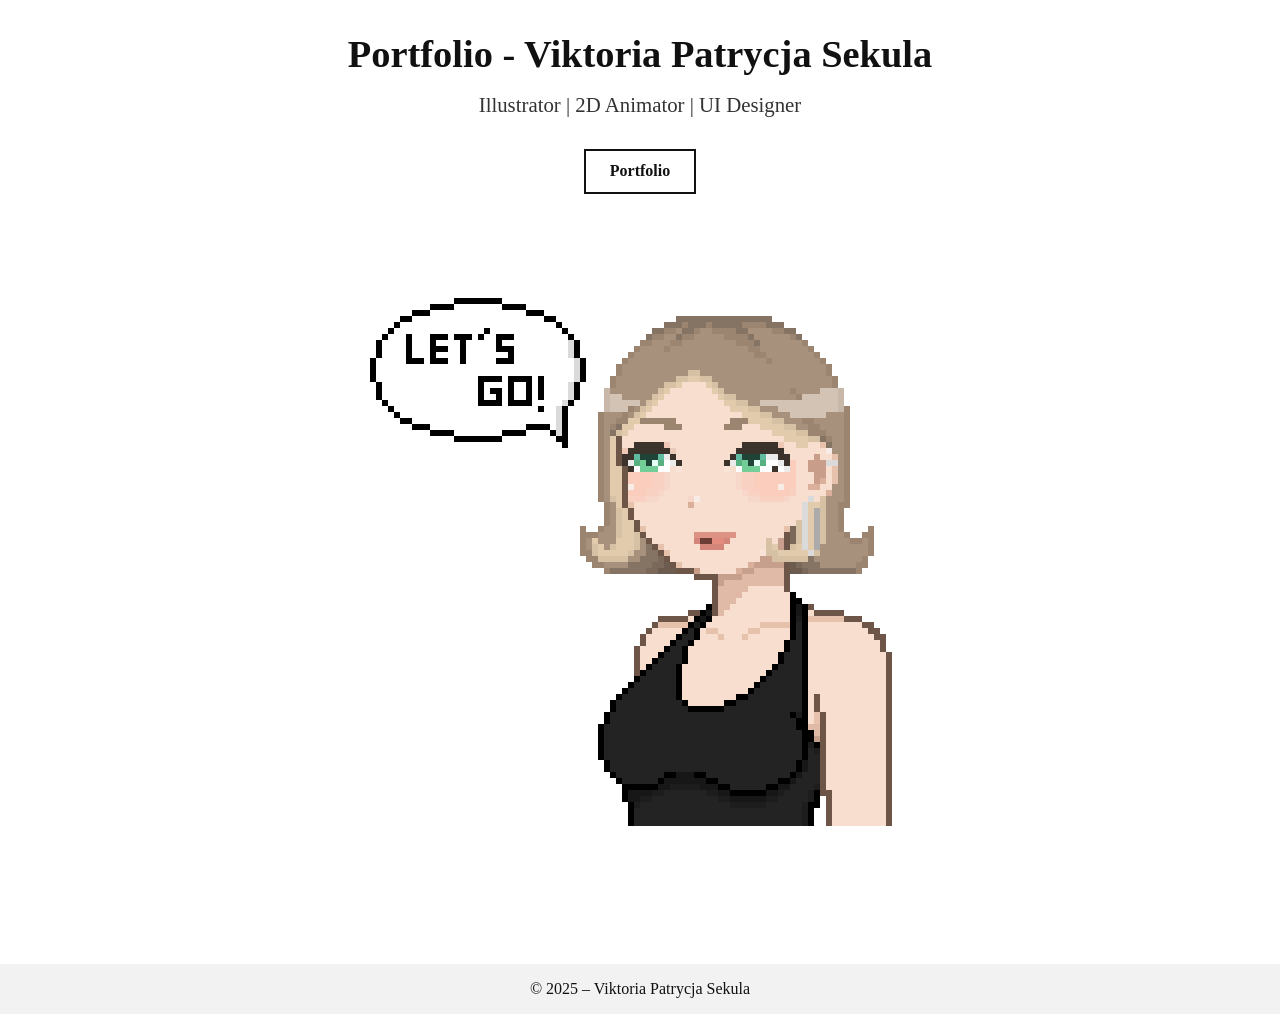
<file: index.html>
<!DOCTYPE html>
<html lang="en">

<head>
    <meta charset="UTF-8">
    <meta name="viewport" content="width=device-width, initial-scale=1.0">
    <title>Portfolio – Viktoria Patrycja Sekula</title>
    <link rel="stylesheet" href="Assets/style.css">
</head>

<body>

    <!-- LANDING PAGE -->
    <section class="landing">

        <div class="landing-left">
            <h1>Portfolio - Viktoria Patrycja Sekula</h1>
            <h2>Illustrator | 2D Animator | UI Designer</h2>
            <a href="MainPage.html" class="enter-btn">Portfolio</a>
        </div>

        
        <div class="landing-right">
            <img src="Assets/IMG/Meep.gif" alt="Viktoria Patrycja Sekula">
        </div>

    </section>

    <!-- FOOTER -->
    <footer>
        © 2025 – Viktoria Patrycja Sekula
    </footer>

</body>

</html>
</file>
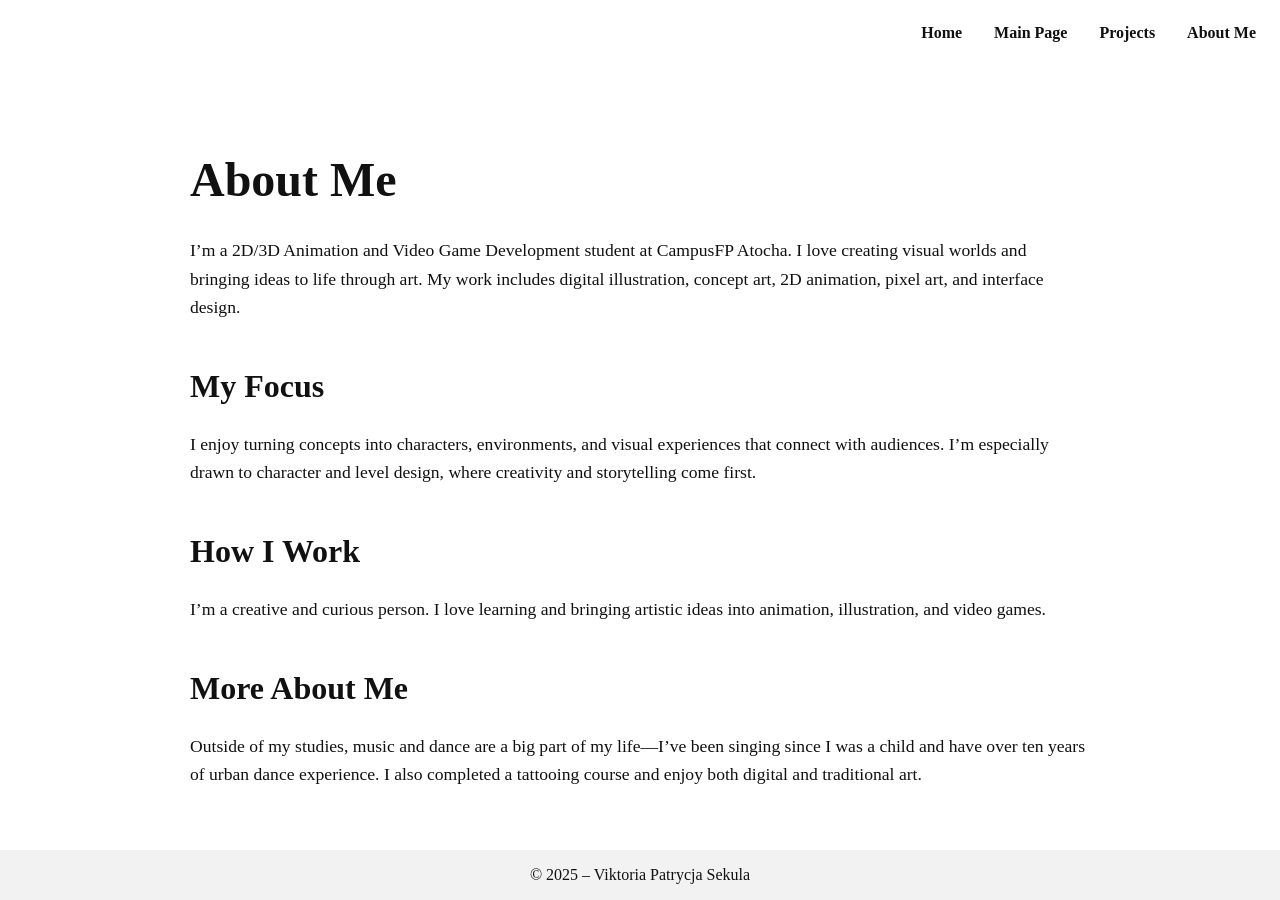
<file: AboutMe.html>
<!DOCTYPE html>
<html lang="en">

<head>
    <meta charset="UTF-8">
    <meta name="viewport" content="width=device-width, initial-scale=1.0">
    <title>About Me – Viktoria P. Sekula</title>

    <link rel="stylesheet" href="Assets/style.css">
</head>

<body>

    <!-- NAVEGACIÓN -->
    <header>
        <nav>
            <ul>
                <li><a href="index.html">Home</a></li>
                <li><a href="MainPage.html">Main Page</a></li>
                <li><a href="Projects.html">Projects</a></li>
                <li><a href="AboutMe.html">About Me</a></li>
            </ul>
        </nav>
    </header>



    <section class="about-section">
        <h1>About Me</h1>

        <p>
            I’m a 2D/3D Animation and Video Game Development student at CampusFP Atocha. I love creating visual worlds 
            and bringing ideas to life through art. My work includes digital illustration, concept art, 2D animation, 
            pixel art, and interface design.
        </p>

        <h2>My Focus</h2>
        <p>
            I enjoy turning concepts into characters, environments, and visual experiences that connect with audiences. 
            I’m especially drawn to character and level design, where creativity and storytelling come first.
        </p>

        <h2>How I Work</h2>
        <p>
            I’m a creative and curious person. I love learning and bringing artistic ideas into animation, illustration, 
            and video games.
        </p>

        <h2>More About Me</h2>
        <p>
            Outside of my studies, music and dance are a big part of my life—I’ve been singing since I was a child and 
            have over ten years of urban dance experience. I also completed a tattooing course and enjoy both digital 
            and traditional art.
        </p>
    </section>


    <footer>
        © 2025 – Viktoria Patrycja Sekula
    </footer>

</body>

</html>
</file>
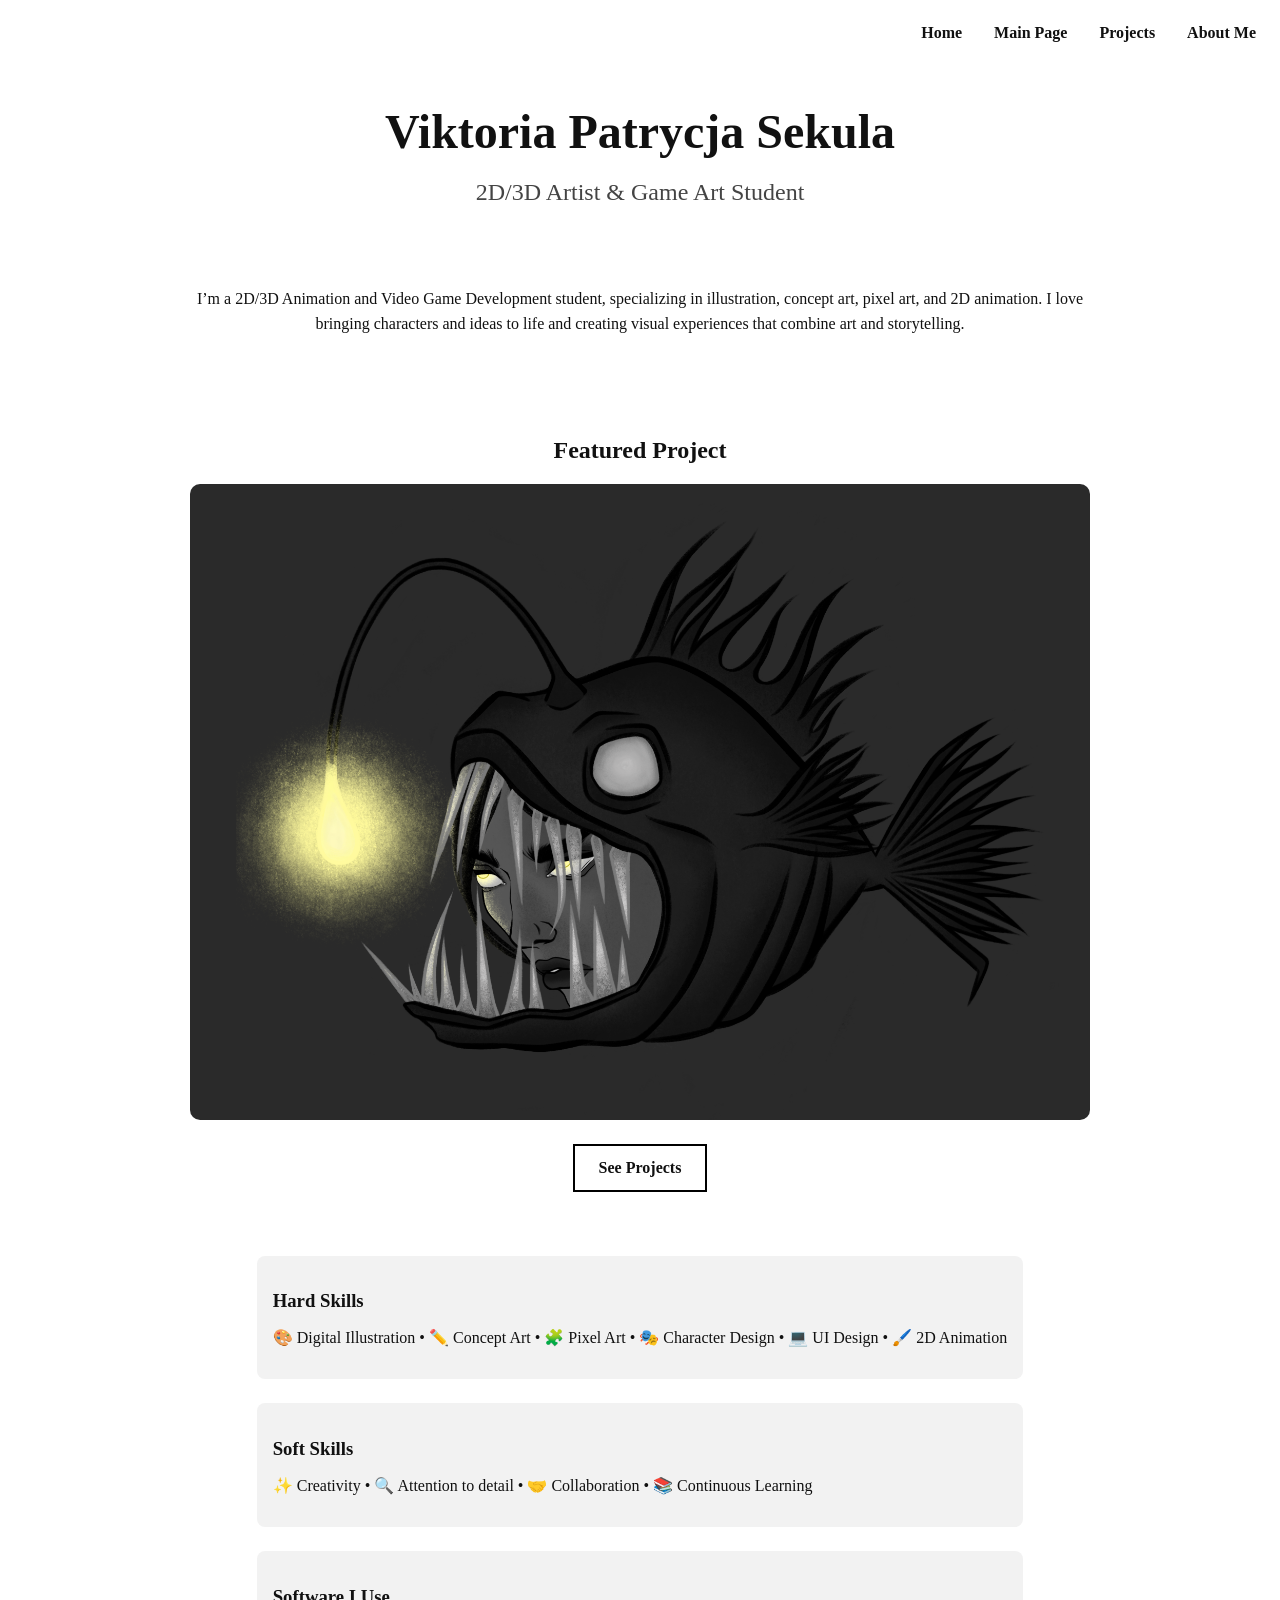
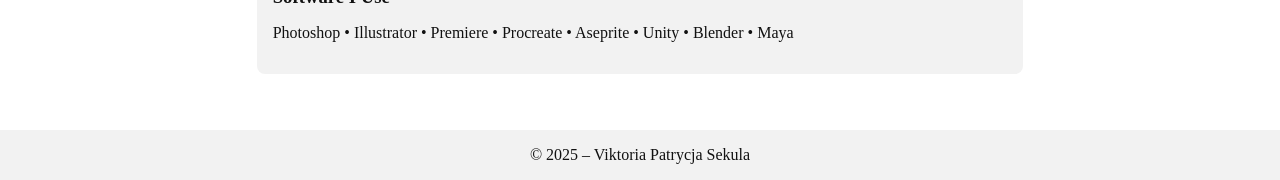
<file: MainPage.html>
<!DOCTYPE html>
<html lang="en">

<head>
    <meta charset="UTF-8">
    <meta name="viewport" content="width=device-width, initial-scale=1.0">
    <title>Portfolio – Viktoria P. Sekula</title>

    <link rel="stylesheet" href="Assets/style.css">
</head>

<body>

    <!-- NAVEGACIÓN -->
    <header>
        <nav>
            <ul>
                <li><a href="index.html">Home</a></li>
                <li><a href="MainPage.html">Main Page</a></li>
                <li><a href="Projects.html">Projects</a></li>
                <li><a href="AboutMe.html">About Me</a></li>
            </ul>
        </nav>
    </header>


    <!-- TITULO -->
    <section class="title">
        <h1>Viktoria Patrycja Sekula</h1>
        <h2>2D/3D Artist & Game Art Student</h2>
    </section>


    <!-- ABOUT ME -->
    <section class="index-about">
        <p>
            I’m a 2D/3D Animation and Video Game Development student, specializing in illustration, concept art, pixel art, 
            and 2D animation. I love bringing characters and ideas to life and creating visual experiences that combine art and 
            storytelling.
        </p>
    </section>


    <!-- PROJECTO DESTACADO -->
    <section class="featured">
        <h2>Featured Project</h2>

        <img src="Assets/IMG/TeethIllustration.png" alt="Featured Project">

        <div class="btn-container">
            <a class="button-primary" href="Projects.html">See Projects</a>
        </div>
    </section>


    <!-- SKILLS -->
    <section class="skills-box">

        <div class="skills-group">
            <h3>Hard Skills</h3>
            <p>🎨 Digital Illustration • ✏️ Concept Art • 🧩 Pixel Art • 🎭 Character Design • 💻 UI Design • 🖌️ 2D Animation</p>
        </div>

        <div class="skills-group">
            <h3>Soft Skills</h3>
            <p>✨ Creativity • 🔍 Attention to detail • 🤝 Collaboration • 📚 Continuous Learning</p>
        </div>

        <div class="skills-group">
            <h3>Software I Use</h3>
            <p>Photoshop • Illustrator • Premiere • Procreate • Aseprite • Unity • Blender • Maya</p>
        </div>

    </section>

    <footer>
        © 2025 – Viktoria Patrycja Sekula
    </footer>

</body>

</html>
</file>
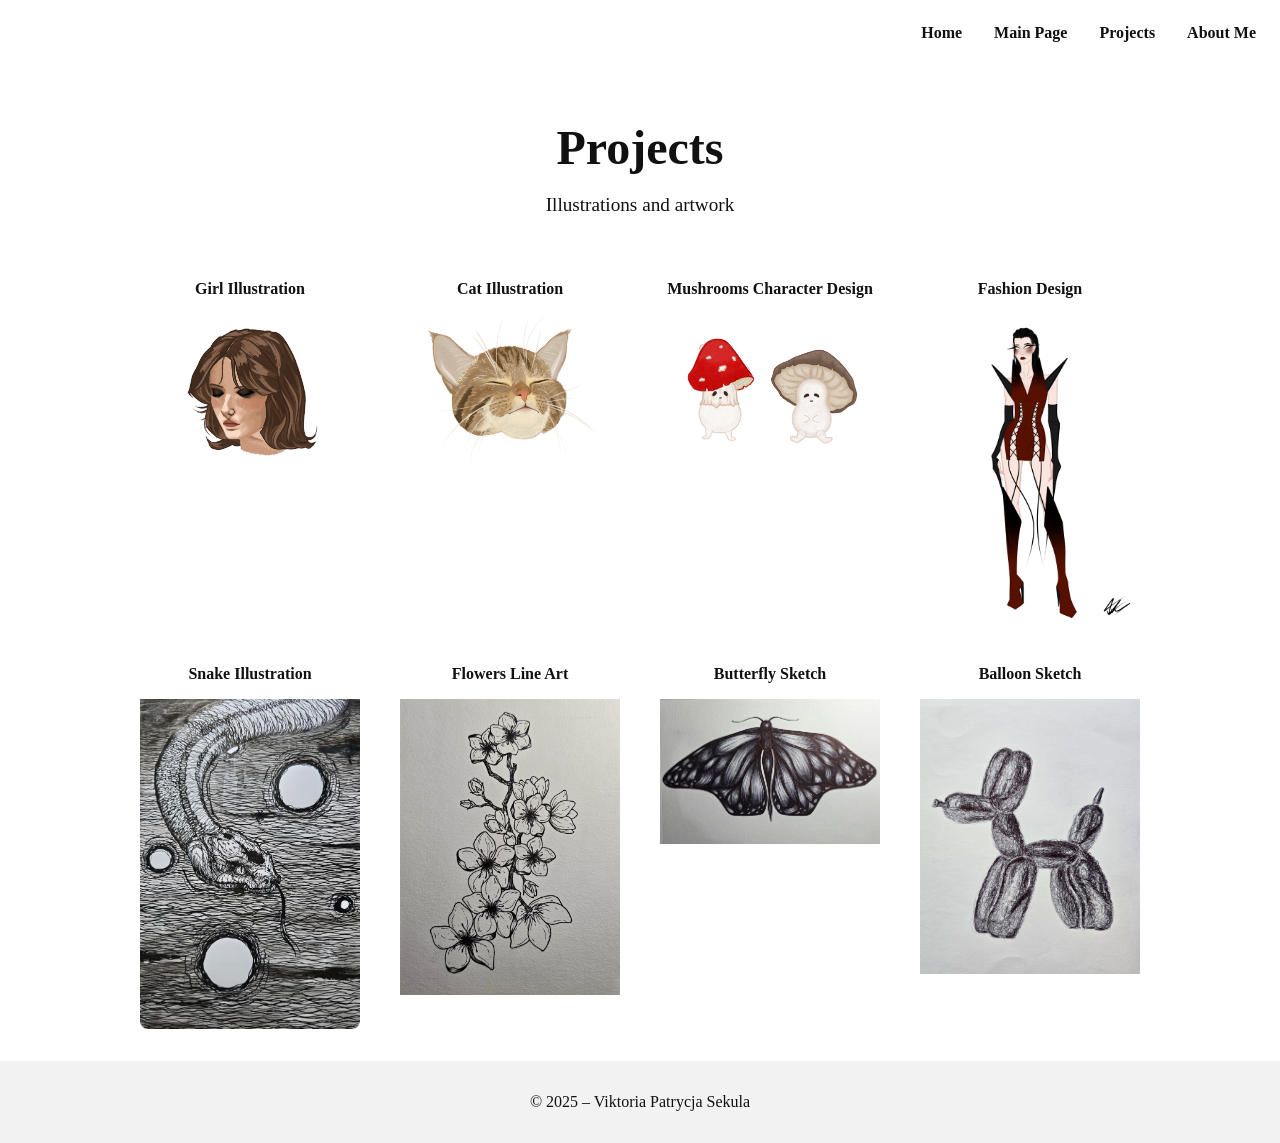
<file: Projects.html>
<!DOCTYPE html>
<html lang="en">
<head>
<meta charset="UTF-8">
<meta name="viewport" content="width=device-width, initial-scale=1.0">
<title>Projects - Viktoria Patrycja Sekula</title>

<!-- Para enlazar el CSS que tiene todos los estilos -->
<link rel="stylesheet" href="Assets/style.css">
</head>

<body>

<!-- NAVEGACIÓN -->
<header>
<nav>
<ul>
    <li><a href="index.html">Home</a></li>
    <li><a href="MainPage.html">Main Page</a></li>
    <li><a href="Projects.html">Projects</a></li>
    <li><a href="AboutMe.html">About Me</a></li>
</ul>
</nav>
</header>

<!-- TITULO -->
<section class="projects-header">
    <h1>Projects</h1>
    <p>Illustrations and artwork</p>
</section>

<!-- Grid para las miniaturas -->
<main class="projects-grid">

    <!-- Cada figure es una ilustración -->
    <!-- "figcaption" es el título para cada ilustración -->
    <!-- <a> para que al hacer click se abra la imagen en grande de la miniatura -->
    <figure>
        <figcaption>Girl Illustration</figcaption>
        <a href="#modal-girl">
            <img src="Assets/IMG/Girl.png" alt="Girl">
        </a>
    </figure>

    <figure>
        <figcaption>Cat Illustration</figcaption>
        <a href="#modal-cat">
            <img src="Assets/IMG/Cat.png" alt="Cat">
        </a>
    </figure>

    <figure>
        <figcaption>Mushrooms Character Design</figcaption>
        <a href="#modal-mushrooms">
            <img src="Assets/IMG/Mushrooms.png" alt="Mushrooms">
        </a>
    </figure>

    <figure>
        <figcaption>Fashion Design</figcaption>
        <a href="#modal-design">
            <img src="Assets/IMG/Design.png" alt="Design">
        </a>
    </figure>

    <figure>
        <figcaption>Snake Illustration</figcaption>
        <a href="#modal-snake">
            <img src="Assets/IMG/Snake.jpg" alt="Snake">
        </a>
    </figure>

    <figure>
        <figcaption>Flowers Line Art</figcaption>
        <a href="#modal-flowers">
            <img src="Assets/IMG/Flowers.jpg" alt="Flowers">
        </a>
    </figure>

    <figure>
        <figcaption>Butterfly Sketch</figcaption>
        <a href="#modal-butterfly">
            <img src="Assets/IMG/Butterfly.jpg" alt="Butterfly">
        </a>
    </figure>

    <figure>
        <figcaption>Balloon Sketch</figcaption>
        <a href="#modal-balloon">
            <img src="Assets/IMG/Balloon.jpg" alt="Balloon">
        </a>
    </figure>

</main>

<!-- MODALES DE IMÁGENES-->

<!-- Cada modal se identifica por su id y aparece al hacer click -->
<!-- Se activa al hacer click en el <a> correspondiente -->
<!-- :target en CSS hace que se muestre solo el modal seleccionado -->
<!-- La cruz (&times;) es para cerrar el modal -->
<div id="modal-girl" class="modal">
    <a href="#" class="modal-close">&times;</a>
    <img class="modal-content" src="Assets/IMG/Girl.png" alt="Girl">
</div>

<div id="modal-cat" class="modal">
    <a href="#" class="modal-close">&times;</a>
    <img class="modal-content" src="Assets/IMG/Cat.png" alt="Cat">
</div>

<div id="modal-mushrooms" class="modal">
    <a href="#" class="modal-close">&times;</a>
    <img class="modal-content" src="Assets/IMG/Mushrooms.png" alt="Mushrooms">
</div>

<div id="modal-design" class="modal">
    <a href="#" class="modal-close">&times;</a>
    <img class="modal-content" src="Assets/IMG/Design.png" alt="Design">
</div>

<div id="modal-snake" class="modal">
    <a href="#" class="modal-close">&times;</a>
    <img class="modal-content" src="Assets/IMG/Snake.jpg" alt="Snake">
</div>

<div id="modal-flowers" class="modal">
    <a href="#" class="modal-close">&times;</a>
    <img class="modal-content" src="Assets/IMG/Flowers.jpg" alt="Flowers">
</div>

<div id="modal-butterfly" class="modal">
    <a href="#" class="modal-close">&times;</a>
    <img class="modal-content" src="Assets/IMG/Butterfly.jpg" alt="Butterfly">
</div>

<div id="modal-balloon" class="modal">
    <a href="#" class="modal-close">&times;</a>
    <img class="modal-content" src="Assets/IMG/Balloon.jpg" alt="Balloon">
</div>

<!-- FOOTER -->
<footer>
<p>© 2025 – Viktoria Patrycja Sekula</p>
</footer>

</body>
</html>
</file>
<file: Assets/style.css>
/*ESTILOS GENERALES*/
body {
    margin: 0;
    padding: 0;
    font-family: serif; 
    background-color: #ffffff;
    color: #111;
    overflow-x: hidden;
}

a {
    text-decoration: none;
    color: inherit;
}

img {
    max-width: 100%;
    display: block;
}



/*NAV BAR (para Index, Projects, About Me)*/
header {
    width: 100%;
    padding: 1.5rem;
    position: fixed; 
    top: 0;
    right: 0;
    background: rgba(255, 255, 255, 0.8);
    backdrop-filter: blur(6px); /*Para un efecto cristal*/
    z-index: 20;
}

nav ul {
    display: flex;
    gap: 2rem;
    justify-content: flex-end;
    list-style: none;
    margin: 0;
}

nav ul li a {
    font-weight: bold;
    transition: 0.3s;
}

nav ul li a:hover {
    color: #bbbbbb;
}



/*LANDING PAGE*/
.landing {
    display: block;
    /*align-items: center;      
    justify-content: flex-start;  */
    min-height: 100vh;       
    padding: 2rem 6rem;
    position: relative;
}

.landing-left {
    max-width: 500px;
    margin-top: 35vh;
}

.landing-left h1 {
    font-size: 3rem;
    margin: 0 0 1rem 0;
    white-space: nowrap; 
}

.landing-left h2 {
    font-size: 1.3rem;
    font-weight: 300;   
    color: #333333;     
    margin-bottom: 2rem;
}

.enter-btn {
    display: inline-block;
    padding: 0.7rem 1.5rem;
    border: 2px solid #111;
    font-weight: bold;
    transition: 0.3s;
}

.enter-btn:hover {
    background: #111;
    color: white;
}

/*GIF pegado a la esquina inferior derecha*/
.landing-right {    
    position: absolute;
    bottom: 3rem;
    right: 2rem;        
    max-width: 750px;   
}

.landing-right img {
    width: 100%;
    border-radius: 8px;
    object-fit: cover;
}



/*Index*/
.title {
    padding-top: 4rem; 
    text-align: center;
    max-width: 900px;
    margin: auto;
}

.title h1 {
    font-size: 3rem;
    margin-bottom: 0.5rem;
}

.title h2 {
    font-weight: normal;
    margin-bottom: 2rem;
    color: #444;
}


/*ABOUT ME (Index)*/
.index-about {
    text-align: center;
    max-width: 900px;
    margin: auto;
    padding: 2rem 1rem;
    line-height: 1.6;
}


/*FADE IN INDEX*/
@keyframes fadeIn {
    0% {
        opacity: 0;      
        transform: translateY(20px); 
    }
    100% {
        opacity: 1;       
        transform: translateY(0);    /*para que vuelva a su posición*/
    }
}


.title h1, 
.title h2 {
    opacity: 0;                  
    animation: fadeIn 1s ease forwards; /*1s, suave, mantiene el estado final*/
}

.title h2 {
    animation-delay: 0.5s;
}

/*FADE IN FEATURED PROJECT*/
.featured h2,
.featured img {
    opacity: 0; 
    animation: fadeIn 1s ease forwards; 
    animation-delay: 1s; 
}


/*PROJECTO DESTACADO (Index)*/
.featured {
    max-width: 900px;
    margin: auto;
    padding: 2rem 1rem;
    text-align: center;
}

.featured img {
    border-radius: 10px;
    margin-top: 1rem;
}

.btn-container {
    margin-top: 1.5rem;
    display: flex;
    gap: 1rem;
    justify-content: center;
}

.button-primary {
    padding: 0.8rem 1.5rem;
    border: 2px solid black;
    font-weight: bold;
    transition: 0.3s;
}

.button-primary:hover {
    background: #111;
    color: white;
}



/*SKILLS SECTION (Index)*/
.skills-box {
    max-width: 900px;
    margin: auto;
    padding: 2rem 1rem;
}

.skills-box h3 {
    margin-bottom: 0.5rem;
}

.skills-group {
    margin-bottom: 1.5rem;
    background: #f2f2f2;
    padding: 1rem;
    border-radius: 8px;
}



/*PROJECTS*/
.projects-header {
    text-align: center; 
    margin-top: 5rem;   
}

.projects-header h1 {
    font-size: 3rem; 
    margin-bottom: 0.5rem;
}

.projects-header p {
    font-size: 1.2rem;
    margin-bottom: 2rem;
}

/*Grid de miniaturas*/
.projects-grid {
    display: grid;
    grid-template-columns: repeat(4, 1fr);
    gap: 2.5rem; /*para que haya más espacio entre las miniaturas */
    max-width: 1000px;
    margin: auto;
    padding: 2rem 1rem;
}

.projects-grid figure {
    margin: 0;
    overflow: hidden;
    cursor: pointer;
    border-radius: 8px;
    text-align: center;
}

.projects-grid figure figcaption {
    margin-bottom: 1rem; /*para el espacio entre título y foto*/
    font-weight: bold;
}

/*Miniaturas*/
.projects-grid img {
    width: 100%;
    transition: transform 0.3s ease;
    display: block;
}

.projects-grid img:hover {
    transform: scale(1.05); 
}



/*MODAL DE IMAGEN*/
.modal {
    display: none; /*Para ocultarlo por defecto*/
    position: fixed;
    top: 0;
    left: 0;
    width: 100%;
    height: 100%;
    background: rgba(0,0,0,0.85);
    justify-content: center;
    align-items: center;
    z-index: 100;
}

.modal:target {
    display: flex; 
}

.modal-content {
    max-width: 80%; 
    max-height: 80%;
    border-radius: 8px;
}

.modal-close {
    position: absolute;
    top: 1rem;
    right: 1rem;
    color: white;
    font-size: 2rem;
    font-weight: bold;
    text-decoration: none;
}


/*FADE IN PROJECTS HEADER*/
.projects-header h1,
.projects-header p {
    opacity: 0; 
    animation: fadeIn 1s ease forwards; 
}

.projects-header p {
    animation-delay: 0.5s;
}


/*FADE IN GRADUAL DE MINIATURAS*/
@keyframes fadeInUp {
    0% {
        opacity: 0;
        transform: translateY(20px);
    }
    100% {
        opacity: 1;
        transform: translateY(0);
    }
}

/*para aplicar la animación a todas*/
.projects-grid figure {
    opacity: 0; 
    animation: fadeInUp 0.8s ease forwards;
}

/*nth-child para escalonar la animación*/
.projects-grid figure:nth-child(1) { animation-delay: 1.2s; }
.projects-grid figure:nth-child(2) { animation-delay: 1.4s; }
.projects-grid figure:nth-child(3) { animation-delay: 1.6s; }
.projects-grid figure:nth-child(4) { animation-delay: 1.8s; }
.projects-grid figure:nth-child(5) { animation-delay: 2.0s; }
.projects-grid figure:nth-child(6) { animation-delay: 2.2s; }
.projects-grid figure:nth-child(7) { animation-delay: 2.4s; }
.projects-grid figure:nth-child(8) { animation-delay: 2.6s; }


/*ABOUT ME*/
.about-section {
    max-width: 900px;
    padding: 6rem 1rem 2rem;
    margin: auto;
    line-height: 1.6;
}

.about-section h1 {
    font-size: 3rem;
    margin-bottom: 1rem;
}

.about-section p {
    margin-bottom: 1.5rem;
    font-size: 1.1rem;
}

.about-section h2 {
    font-size: 2rem;
    margin-top: 2.5rem;
    margin-bottom: 1rem;
}

/*FADE IN TITLES*/
.about-section h1,
.about-section h2 {
    opacity: 0; 
    animation: fadeIn 1s ease forwards; 
}


.about-section h2 {
    animation-delay: 0.5s;
}



/*FOOTER*/
footer {
    background: #f2f2f2;
    padding: 1rem 0;
    text-align: center;
    margin-top: 0;
    width: 100%;
}

html, body {
    height: 100%;
    margin: 0;
}

body {
    display: flex;
    flex-direction: column;
}


/*RESPONSIVE DESIGN*/
@media (max-width: 1700px) {    
    .landing-right {
        position: static;
        max-width: 600px;
        margin-top: 2rem;
        margin: 2rem auto 0;
    }

    .landing-left {
       max-width: 100%;
       margin: 0 auto;
       text-align: center;
    }

    .landing-left h1 {
       font-size: 2.4rem;
    }
}


@media (max-width: 768px) {
    .landing {
        flex-direction: column;
        text-align: center;
        padding: 2rem 1rem;
    }

    .landing-right {
        position: static;
        max-width: 420px;
        margin-top: 2rem;
    }

    .landing-left {
       max-width: 100%;
    }

    .landing-left h1 {
       white-space: normal;
    }


    .projects-grid img:hover {
       transform: none;
    }
}       


@media (max-width: 1200px) {

    .projects-grid {
        grid-template-columns: repeat(3, 1fr);
    }
}

@media (max-width: 900px) {

    .projects-grid {
        grid-template-columns: repeat(2, 1fr);
    }
}

@media (max-width: 500px) {
    
    .projects-grid {
        grid-template-columns: 1fr;
    }
}
</file>
